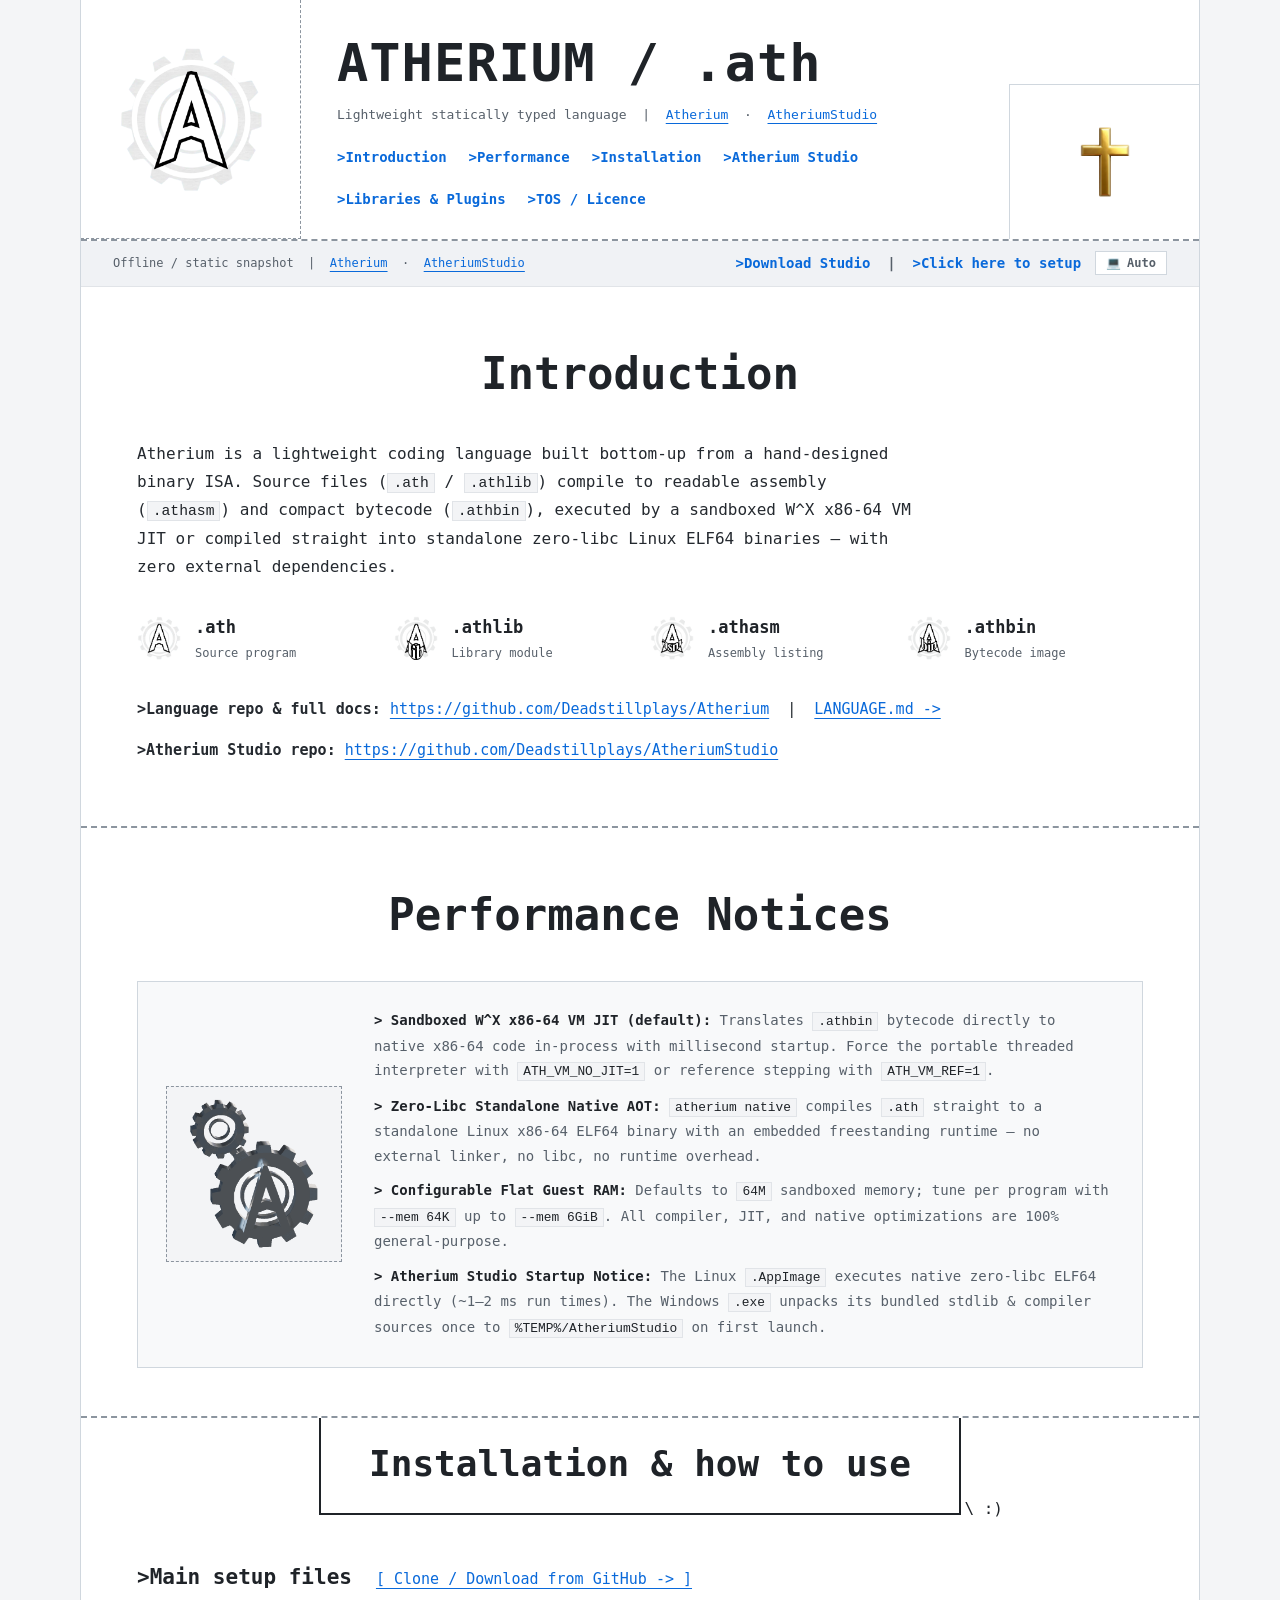
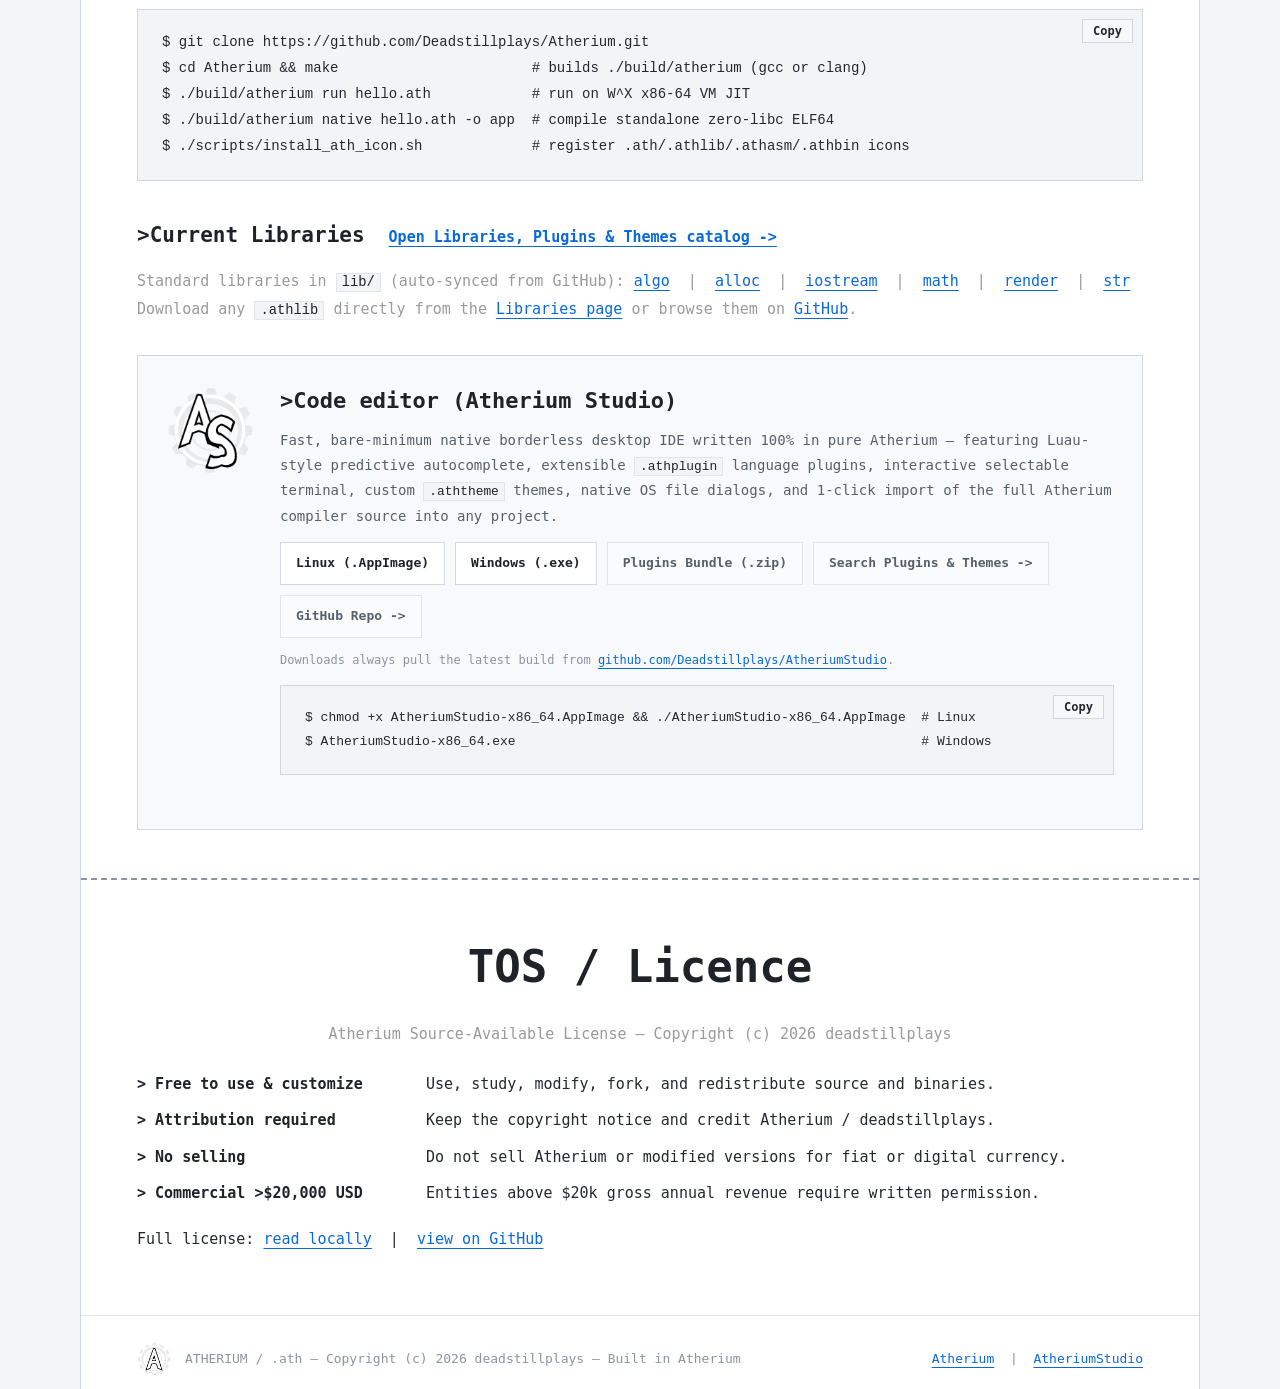
<file: index.html>
<!DOCTYPE html>
<html lang="en">
<head>
  <meta charset="utf-8">
  <meta name="viewport" content="width=device-width, initial-scale=1">
  <meta name="color-scheme" content="dark light">
  <title>ATHERIUM / .ath</title>
  <link rel="icon" type="image/png" href="assets/atherium-logo.png">
  <script>
    (function(){try{var t=localStorage.getItem('ath_theme')||'auto';var d=t==='dark'||(t==='auto'&&window.matchMedia&&window.matchMedia('(prefers-color-scheme: dark)').matches);document.documentElement.setAttribute('data-theme',t);document.documentElement.className=d?'theme-dark':'theme-light';document.documentElement.style.colorScheme=d?'dark':'light';document.documentElement.style.backgroundColor=d?'#0b0b0e':'#f4f5f7';}catch(_){}})();
  </script>
  <style>
    html,body{margin:0;background-color:#0b0b0e;color:#e2e2e8;color-scheme:dark;}
    @media (prefers-color-scheme: light){html:not([data-theme="dark"]),html:not([data-theme="dark"]) body{background-color:#f4f5f7;color:#24292f;color-scheme:light;}}
    html[data-theme="dark"],html[data-theme="dark"] body{background-color:#0b0b0e !important;color:#e2e2e8 !important;color-scheme:dark !important;}
    html[data-theme="light"],html[data-theme="light"] body{background-color:#f4f5f7 !important;color:#24292f !important;color-scheme:light !important;}
  </style>
  <link rel="stylesheet" href="style.css">
</head>
<body>
<div class="page">
  <header class="header">
    <div class="logo-cell"><img src="assets/atherium-logo.png" alt="Atherium logo"></div>
    <div class="title-cell">
      <h1 class="brand">ATHERIUM / .ath</h1>
      <p class="sub">Lightweight statically typed language &nbsp;|&nbsp; <a href="https://github.com/Deadstillplays/Atherium">Atherium</a> &nbsp;&middot;&nbsp; <a href="https://github.com/Deadstillplays/AtheriumStudio">AtheriumStudio</a></p>
      <nav class="nav">
        <a href="#intro">&gt;Introduction</a>
        <a href="#performance">&gt;Performance</a>
        <a href="#install">&gt;Installation</a>
        <a href="#studio">&gt;Atherium Studio</a>
        <a href="libraries.html">&gt;Libraries &amp; Plugins</a>
        <a href="#license">&gt;TOS / Licence</a>
      </nav>
    </div>
    <div class="cross-cell"><img src="assets/cross.png" alt="Cross"></div>
  </header>
  <hr class="ascii-rule">
  <div class="top-meta-bar">
    <div id="gh-sync-bar"><span class="sync-dot"></span> Connecting to GitHub (Deadstillplays/Atherium &amp; AtheriumStudio)...</div>
    <div style="display:flex;align-items:center;gap:14px;">
      <div class="setup-jump"><a href="#studio">&gt;Download Studio</a> &nbsp;|&nbsp; <a href="#install">&gt;Click here to setup</a></div>
      <button type="button" id="theme-toggle-btn" class="theme-btn" title="Toggle theme (Auto / Dark / Light)"><span id="theme-icon">🌙</span> <span id="theme-label">Auto</span></button>
    </div>
  </div>
  <section id="intro" class="sec">
    <h2 class="center">Introduction</h2>
    <p class="lead">Atherium is a lightweight coding language built bottom-up from a hand-designed binary ISA. Source files (<code>.ath</code> / <code>.athlib</code>) compile to readable assembly (<code>.athasm</code>) and compact bytecode (<code>.athbin</code>), executed by a sandboxed W^X x86-64 VM JIT or compiled straight into standalone zero-libc Linux ELF64 binaries — with zero external dependencies.</p>
    <div class="ftypes">
      <div class="ftype"><img src="assets/atherium-logo.png" alt=".ath"><div><span class="ext">.ath</span><span class="desc">Source program</span></div></div>
      <div class="ftype"><img src="assets/Atheriumlib.png" alt=".athlib"><div><span class="ext">.athlib</span><span class="desc">Library module</span></div></div>
      <div class="ftype"><img src="assets/Atheriumasm.png" alt=".athasm"><div><span class="ext">.athasm</span><span class="desc">Assembly listing</span></div></div>
      <div class="ftype"><img src="assets/Atheriumbin.png" alt=".athbin"><div><span class="ext">.athbin</span><span class="desc">Bytecode image</span></div></div>
    </div>
    <p><strong>&gt;Language repo &amp; full docs:</strong> <a href="https://github.com/Deadstillplays/Atherium">https://github.com/Deadstillplays/Atherium</a> &nbsp;|&nbsp; <a href="https://github.com/Deadstillplays/Atherium/blob/main/LANGUAGE.md">LANGUAGE.md -&gt;</a></p>
    <p><strong>&gt;Atherium Studio repo:</strong> <a href="https://github.com/Deadstillplays/AtheriumStudio">https://github.com/Deadstillplays/AtheriumStudio</a></p>
  </section>
  <hr class="ascii-rule">
  <section id="performance" class="sec">
    <h2 class="center">Performance Notices</h2>
    <div class="perf-box">
      <div class="perf-gif-wrap"><img src="assets/loading_animation.gif" alt="Atherium execution engine animation"></div>
      <ul class="perf-list">
        <li><strong>&gt; Sandboxed W^X x86-64 VM JIT (default):</strong> Translates <code>.athbin</code> bytecode directly to native x86-64 code in-process with millisecond startup. Force the portable threaded interpreter with <code>ATH_VM_NO_JIT=1</code> or reference stepping with <code>ATH_VM_REF=1</code>.</li>
        <li><strong>&gt; Zero-Libc Standalone Native AOT:</strong> <code>atherium native</code> compiles <code>.ath</code> straight to a standalone Linux x86-64 ELF64 binary with an embedded freestanding runtime — no external linker, no libc, no runtime overhead.</li>
        <li><strong>&gt; Configurable Flat Guest RAM:</strong> Defaults to <code>64M</code> sandboxed memory; tune per program with <code>--mem 64K</code> up to <code>--mem 6GiB</code>. All compiler, JIT, and native optimizations are 100% general-purpose.</li>
        <li><strong>&gt; Atherium Studio Startup Notice:</strong> The Linux <code>.AppImage</code> executes native zero-libc ELF64 directly (~1–2 ms run times). The Windows <code>.exe</code> unpacks its bundled stdlib &amp; compiler sources once to <code>%TEMP%/AtheriumStudio</code> on first launch.</li>
      </ul>
    </div>
  </section>
  <hr class="ascii-rule">
  <section id="install" class="sec" style="padding-top:0;">
    <div class="install-wrap"><div class="install-box"><h2>Installation &amp; how to use</h2><span class="smile">\ :)</span></div></div>
    <div class="subhead-row">
      <h3 class="subhead">&gt;Main setup files</h3>
      <a href="https://github.com/Deadstillplays/Atherium">[ Clone / Download from GitHub -&gt; ]</a>
    </div>
    <pre class="codebox" data-copy="sh">$ git clone https://github.com/Deadstillplays/Atherium.git
$ cd Atherium &amp;&amp; make                       # builds ./build/atherium (gcc or clang)
$ ./build/atherium run hello.ath            # run on W^X x86-64 VM JIT
$ ./build/atherium native hello.ath -o app  # compile standalone zero-libc ELF64
$ ./scripts/install_ath_icon.sh             # register .ath/.athlib/.athasm/.athbin icons</pre>
    <div class="subhead-row">
      <h3 class="subhead">&gt;Current Libraries</h3>
      <a href="libraries.html"><strong>Open Libraries, Plugins &amp; Themes catalog -&gt;</strong></a>
    </div>
    <p style="color:#9a9a9a;">Standard libraries in <code>lib/</code> (auto-synced from GitHub): <span id="inline-libs"><a href="libs/algo.athlib" data-gh-dl="https://raw.githubusercontent.com/Deadstillplays/Atherium/main/lib/algo.athlib" data-filename="algo.athlib" download>algo</a> &nbsp;|&nbsp; <a href="libs/alloc.athlib" data-gh-dl="https://raw.githubusercontent.com/Deadstillplays/Atherium/main/lib/alloc.athlib" data-filename="alloc.athlib" download>alloc</a> &nbsp;|&nbsp; <a href="libs/iostream.athlib" data-gh-dl="https://raw.githubusercontent.com/Deadstillplays/Atherium/main/lib/iostream.athlib" data-filename="iostream.athlib" download>iostream</a> &nbsp;|&nbsp; <a href="libs/math.athlib" data-gh-dl="https://raw.githubusercontent.com/Deadstillplays/Atherium/main/lib/math.athlib" data-filename="math.athlib" download>math</a> &nbsp;|&nbsp; <a href="libs/render.athlib" data-gh-dl="https://raw.githubusercontent.com/Deadstillplays/Atherium/main/lib/render.athlib" data-filename="render.athlib" download>render</a> &nbsp;|&nbsp; <a href="libs/str.athlib" data-gh-dl="https://raw.githubusercontent.com/Deadstillplays/Atherium/main/lib/str.athlib" data-filename="str.athlib" download>str</a></span><br>Download any <code>.athlib</code> directly from the <a href="libraries.html">Libraries page</a> or browse them on <a href="https://github.com/Deadstillplays/Atherium/tree/main/lib">GitHub</a>.</p>
    <div id="studio" class="studio-box">
      <img src="assets/atherium-studio-logo.png" alt="Atherium Studio logo">
      <div class="studio-body">
        <h3>&gt;Code editor (Atherium Studio)</h3>
        <p>Fast, bare-minimum native borderless desktop IDE written 100% in pure Atherium — featuring Luau-style predictive autocomplete, extensible <code>.athplugin</code> language plugins, interactive selectable terminal, custom <code>.aththeme</code> themes, native OS file dialogs, and 1-click import of the full Atherium compiler source into any project.</p>
        <div class="btn-row">
          <a id="dl-studio-linux" class="btn" href="https://github.com/Deadstillplays/AtheriumStudio/raw/main/AtheriumStudio-x86_64.AppImage" download="AtheriumStudio-x86_64.AppImage">Linux (.AppImage)</a>
          <a id="dl-studio-win" class="btn" href="https://github.com/Deadstillplays/AtheriumStudio/raw/main/AtheriumStudio-x86_64.exe" download="AtheriumStudio-x86_64.exe">Windows (.exe)</a>
          <a class="btn dim" href="bundles/atherium-plugins-bundle.zip" download="atherium-plugins-bundle.zip">Plugins Bundle (.zip)</a>
          <a class="btn dim" href="libraries.html#plugins">Search Plugins &amp; Themes -&gt;</a>
          <a class="btn dim" href="https://github.com/Deadstillplays/AtheriumStudio">GitHub Repo -&gt;</a>
        </div>
        <div id="studio-live-meta" class="studio-meta">Downloads always pull the latest build from <a href="https://github.com/Deadstillplays/AtheriumStudio">github.com/Deadstillplays/AtheriumStudio</a>.</div>
        <pre class="codebox" data-copy="sh" style="margin-top:8px;margin-bottom:0;font-size:13px;">$ chmod +x AtheriumStudio-x86_64.AppImage &amp;&amp; ./AtheriumStudio-x86_64.AppImage  # Linux
$ AtheriumStudio-x86_64.exe                                                    # Windows</pre>
      </div>
    </div>
  </section>
  <hr class="ascii-rule">
  <section id="license" class="sec">
    <h2 class="center">TOS / Licence</h2>
    <p style="text-align:center;color:#9a9a9a;margin-top:-12px;">Atherium Source-Available License &mdash; Copyright (c) 2026 deadstillplays</p>
    <ul class="terms">
      <li><strong>&gt; Free to use &amp; customize</strong> Use, study, modify, fork, and redistribute source and binaries.</li>
      <li><strong>&gt; Attribution required</strong> Keep the copyright notice and credit Atherium / deadstillplays.</li>
      <li><strong>&gt; No selling</strong> Do not sell Atherium or modified versions for fiat or digital currency.</li>
      <li><strong>&gt; Commercial &gt;$20,000 USD</strong> Entities above $20k gross annual revenue require written permission.</li>
    </ul>
    <p>Full license: <a href="license.html">read locally</a> &nbsp;|&nbsp; <a href="https://github.com/Deadstillplays/Atherium/blob/main/LICENSE">view on GitHub</a></p>
  </section>
  <hr class="ascii-rule dim">
  <footer>
    <div class="foot-left"><img src="assets/atherium-logo.png" alt="Atherium"><span>ATHERIUM / .ath &mdash; Copyright (c) 2026 deadstillplays &mdash; Built in Atherium</span></div>
    <div><a href="https://github.com/Deadstillplays/Atherium">Atherium</a> &nbsp;|&nbsp; <a href="https://github.com/Deadstillplays/AtheriumStudio">AtheriumStudio</a></div>
  </footer>
</div>
<script src="github-sync.js" defer></script>
</body>
</html>
</file>
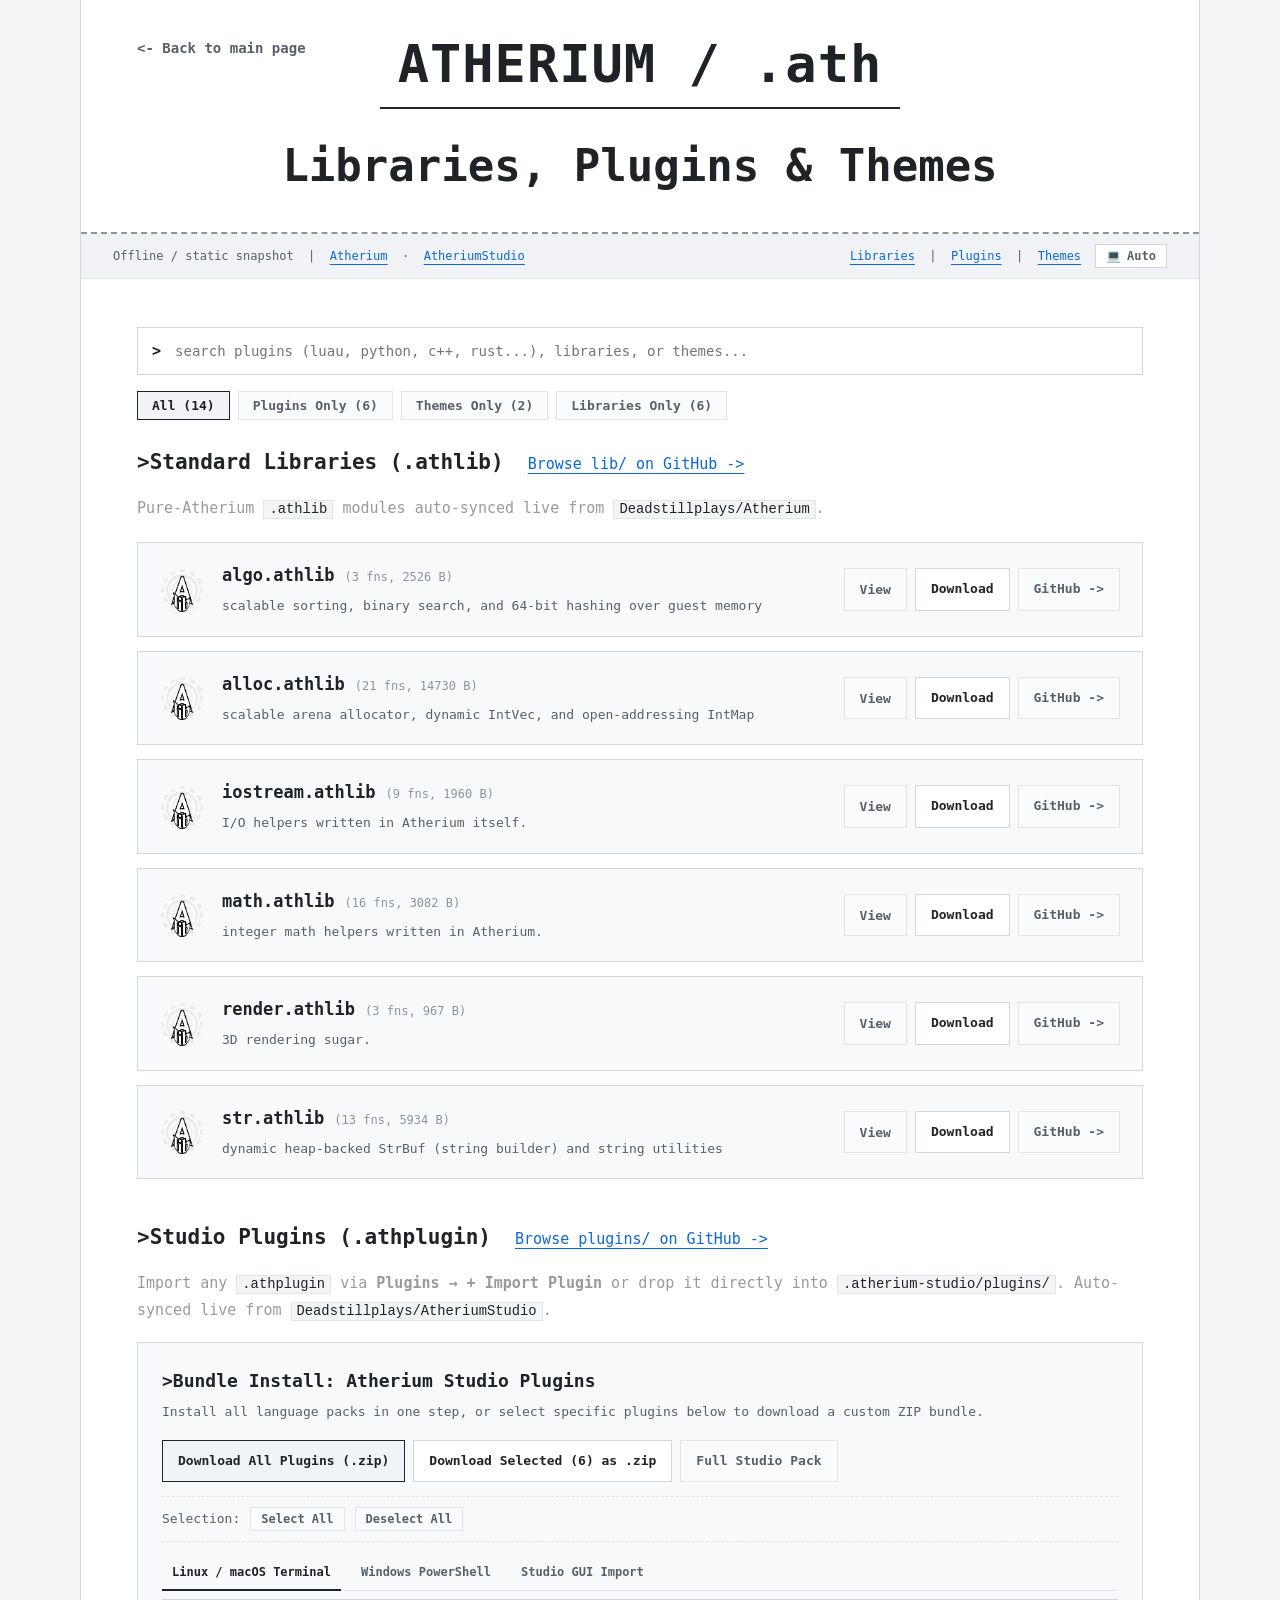
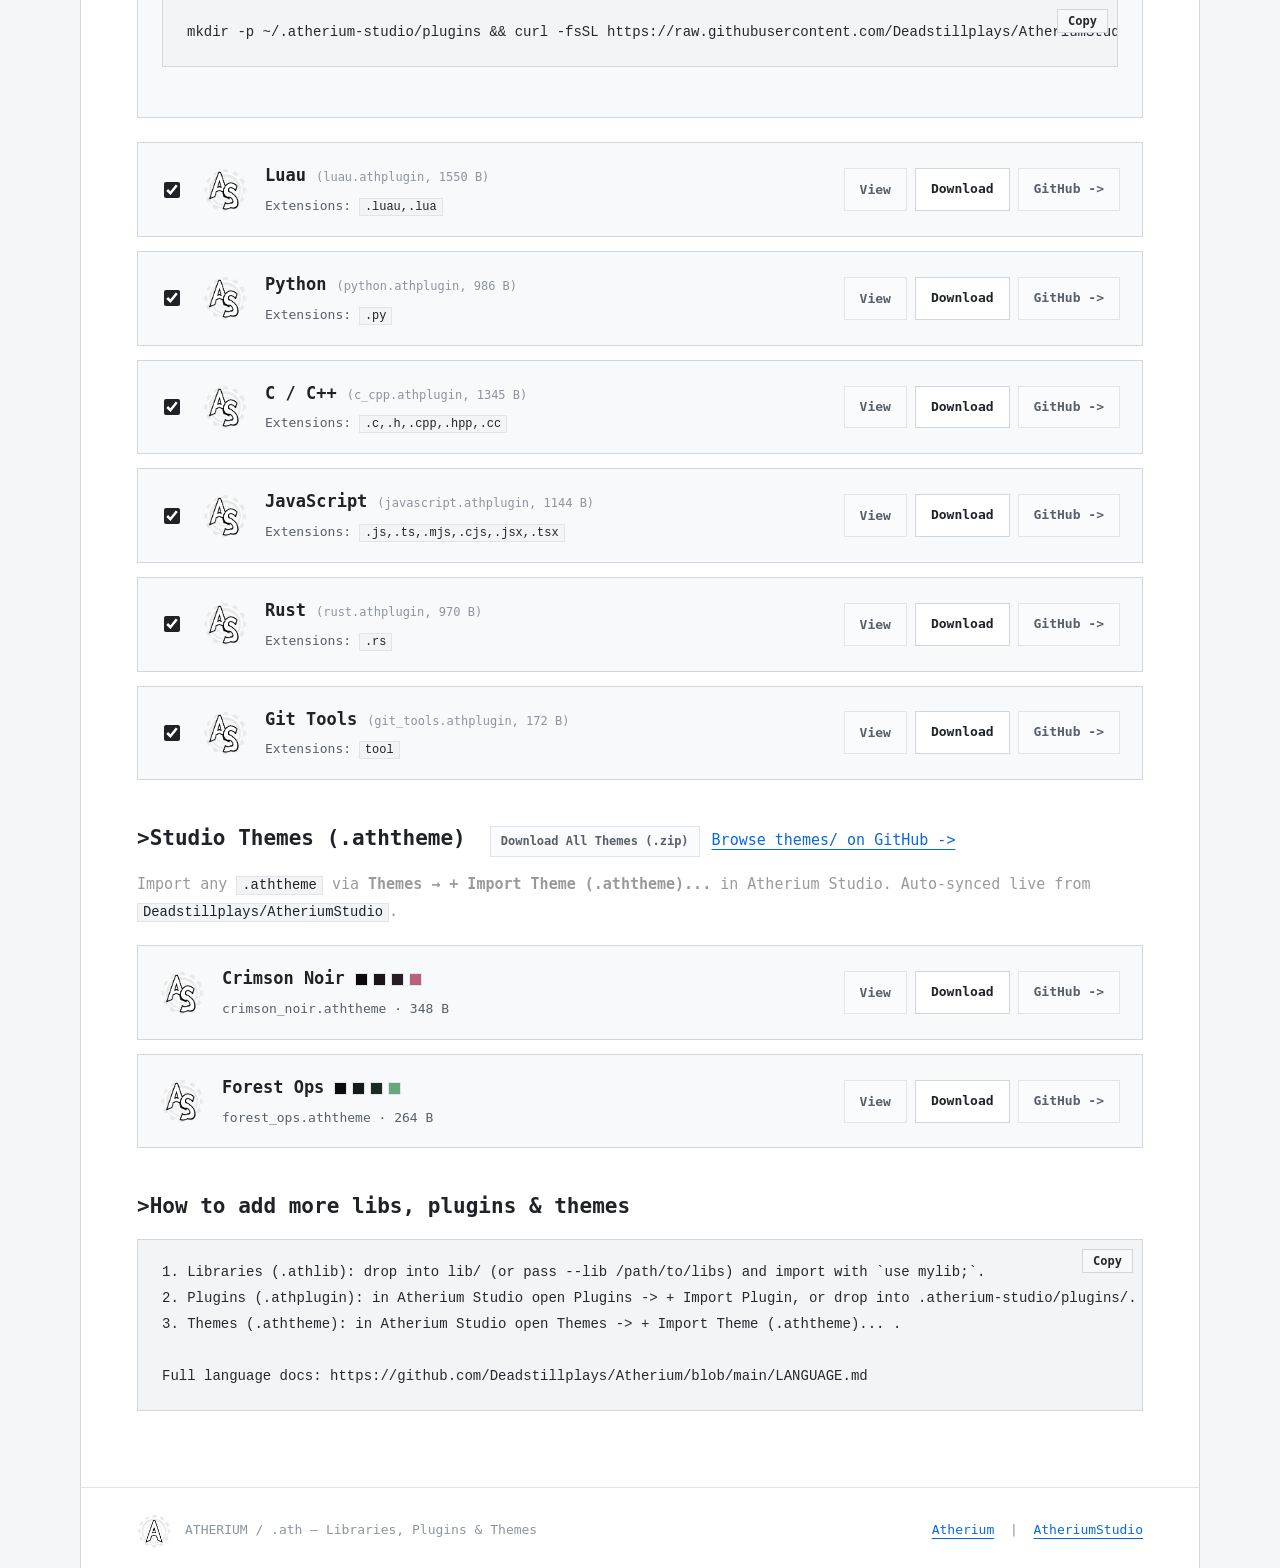
<file: libraries.html>
<!DOCTYPE html>
<html lang="en">
<head>
  <meta charset="utf-8">
  <meta name="viewport" content="width=device-width, initial-scale=1">
  <meta name="color-scheme" content="dark light">
  <title>ATHERIUM / .ath — Libraries, Plugins &amp; Themes</title>
  <link rel="icon" type="image/png" href="assets/atherium-logo.png">
  <script>
    (function(){try{var t=localStorage.getItem('ath_theme')||'auto';var d=t==='dark'||(t==='auto'&&window.matchMedia&&window.matchMedia('(prefers-color-scheme: dark)').matches);document.documentElement.setAttribute('data-theme',t);document.documentElement.className=d?'theme-dark':'theme-light';document.documentElement.style.colorScheme=d?'dark':'light';document.documentElement.style.backgroundColor=d?'#0b0b0e':'#f4f5f7';}catch(_){}})();
  </script>
  <style>
    html,body{margin:0;background-color:#0b0b0e;color:#e2e2e8;color-scheme:dark;}
    @media (prefers-color-scheme: light){html:not([data-theme="dark"]),html:not([data-theme="dark"]) body{background-color:#f4f5f7;color:#24292f;color-scheme:light;}}
    html[data-theme="dark"],html[data-theme="dark"] body{background-color:#0b0b0e !important;color:#e2e2e8 !important;color-scheme:dark !important;}
    html[data-theme="light"],html[data-theme="light"] body{background-color:#f4f5f7 !important;color:#24292f !important;color-scheme:light !important;}
  </style>
  <link rel="stylesheet" href="style.css">
</head>
<body>
<div class="page">
  <header class="libs-head">
    <a class="back-link" href="index.html">&lt;- Back to main page</a>
    <h1 class="brand">ATHERIUM / .ath</h1>
    <hr class="libs-underline">
    <h2 class="center" style="margin-bottom:0;">Libraries, Plugins &amp; Themes</h2>
  </header>
  <hr class="ascii-rule">
  <div class="top-meta-bar">
    <div id="gh-sync-bar"><span class="sync-dot"></span> Syncing catalog with GitHub...</div>
    <div style="display:flex;align-items:center;gap:14px;">
      <div><a href="#libs">Libraries</a> &nbsp;|&nbsp; <a href="#plugins">Plugins</a> &nbsp;|&nbsp; <a href="#themes">Themes</a></div>
      <button type="button" id="theme-toggle-btn" class="theme-btn" title="Toggle theme (Auto / Dark / Light)"><span id="theme-icon">🌙</span> <span id="theme-label">Auto</span></button>
    </div>
  </div>
  <section class="sec">
    <div class="filter-bar"><span>&gt;</span><input id="catalog-filter" type="text" placeholder="search plugins (luau, python, c++, rust...), libraries, or themes..." autocomplete="off"><button id="filter-clear" class="btn dim small" style="display:none;">Clear</button></div>
    <div class="cat-pills">
      <button type="button" class="cat-pill active" data-cat="all">All (<span id="count-all">14</span>)</button>
      <button type="button" class="cat-pill" data-cat="plugin">Plugins Only (<span id="count-plugins">6</span>)</button>
      <button type="button" class="cat-pill" data-cat="theme">Themes Only (<span id="count-themes">2</span>)</button>
      <button type="button" class="cat-pill" data-cat="lib">Libraries Only (<span id="count-libs">6</span>)</button>
    </div>
    <p id="filter-status" style="color:#888;font-size:13px;margin:-14px 0 20px;display:none;"></p>
    <p id="filter-empty" style="display:none;color:#888;">No matching files found.</p>
    <div id="libs" class="subhead-row" style="margin-top:8px;">
      <h3 class="subhead">&gt;Standard Libraries (.athlib)</h3>
      <a href="https://github.com/Deadstillplays/Atherium/tree/main/lib">Browse lib/ on GitHub -&gt;</a>
    </div>
    <p style="color:#9a9a9a;margin-top:0;">Pure-Atherium <code>.athlib</code> modules auto-synced live from <code>Deadstillplays/Atherium</code>.</p>
    <div id="lib-list" class="lib-list">
      <div class="lib-item" data-cat="lib" data-lib-file="algo.athlib" data-search="algo.athlib athlib library scalable sorting, binary search, and 64-bit hashing over guest memory">
        <div class="lib-row">
          <div class="lib-left">
            <img src="assets/Atheriumlib.png" alt=".athlib">
            <div>
              <span class="lib-name">algo.athlib</span><span class="lib-meta">(3 fns, <span class="lib-size">2526 B</span>)</span>
              <div class="lib-desc">scalable sorting, binary search, and 64-bit hashing over guest memory</div>
            </div>
          </div>
          <div class="lib-actions">
            <button type="button" class="btn dim" data-src-url="https://raw.githubusercontent.com/Deadstillplays/Atherium/main/lib/algo.athlib" data-local-url="libs/algo.athlib">View</button>
            <a class="btn" href="libs/algo.athlib" data-gh-dl="https://raw.githubusercontent.com/Deadstillplays/Atherium/main/lib/algo.athlib" data-filename="algo.athlib" download>Download</a>
            <a class="btn dim" href="https://github.com/Deadstillplays/Atherium/blob/main/lib/algo.athlib">GitHub -&gt;</a>
          </div>
        </div>
      </div>
      <div class="lib-item" data-cat="lib" data-lib-file="alloc.athlib" data-search="alloc.athlib athlib library scalable arena allocator, dynamic IntVec, and open-addressing IntMap">
        <div class="lib-row">
          <div class="lib-left">
            <img src="assets/Atheriumlib.png" alt=".athlib">
            <div>
              <span class="lib-name">alloc.athlib</span><span class="lib-meta">(21 fns, <span class="lib-size">14730 B</span>)</span>
              <div class="lib-desc">scalable arena allocator, dynamic IntVec, and open-addressing IntMap</div>
            </div>
          </div>
          <div class="lib-actions">
            <button type="button" class="btn dim" data-src-url="https://raw.githubusercontent.com/Deadstillplays/Atherium/main/lib/alloc.athlib" data-local-url="libs/alloc.athlib">View</button>
            <a class="btn" href="libs/alloc.athlib" data-gh-dl="https://raw.githubusercontent.com/Deadstillplays/Atherium/main/lib/alloc.athlib" data-filename="alloc.athlib" download>Download</a>
            <a class="btn dim" href="https://github.com/Deadstillplays/Atherium/blob/main/lib/alloc.athlib">GitHub -&gt;</a>
          </div>
        </div>
      </div>
      <div class="lib-item" data-cat="lib" data-lib-file="iostream.athlib" data-search="iostream.athlib athlib library I/O helpers written in Atherium itself.">
        <div class="lib-row">
          <div class="lib-left">
            <img src="assets/Atheriumlib.png" alt=".athlib">
            <div>
              <span class="lib-name">iostream.athlib</span><span class="lib-meta">(9 fns, <span class="lib-size">1960 B</span>)</span>
              <div class="lib-desc">I/O helpers written in Atherium itself.</div>
            </div>
          </div>
          <div class="lib-actions">
            <button type="button" class="btn dim" data-src-url="https://raw.githubusercontent.com/Deadstillplays/Atherium/main/lib/iostream.athlib" data-local-url="libs/iostream.athlib">View</button>
            <a class="btn" href="libs/iostream.athlib" data-gh-dl="https://raw.githubusercontent.com/Deadstillplays/Atherium/main/lib/iostream.athlib" data-filename="iostream.athlib" download>Download</a>
            <a class="btn dim" href="https://github.com/Deadstillplays/Atherium/blob/main/lib/iostream.athlib">GitHub -&gt;</a>
          </div>
        </div>
      </div>
      <div class="lib-item" data-cat="lib" data-lib-file="math.athlib" data-search="math.athlib athlib library integer math helpers written in Atherium.">
        <div class="lib-row">
          <div class="lib-left">
            <img src="assets/Atheriumlib.png" alt=".athlib">
            <div>
              <span class="lib-name">math.athlib</span><span class="lib-meta">(16 fns, <span class="lib-size">3082 B</span>)</span>
              <div class="lib-desc">integer math helpers written in Atherium.</div>
            </div>
          </div>
          <div class="lib-actions">
            <button type="button" class="btn dim" data-src-url="https://raw.githubusercontent.com/Deadstillplays/Atherium/main/lib/math.athlib" data-local-url="libs/math.athlib">View</button>
            <a class="btn" href="libs/math.athlib" data-gh-dl="https://raw.githubusercontent.com/Deadstillplays/Atherium/main/lib/math.athlib" data-filename="math.athlib" download>Download</a>
            <a class="btn dim" href="https://github.com/Deadstillplays/Atherium/blob/main/lib/math.athlib">GitHub -&gt;</a>
          </div>
        </div>
      </div>
      <div class="lib-item" data-cat="lib" data-lib-file="render.athlib" data-search="render.athlib athlib library 3D rendering sugar.">
        <div class="lib-row">
          <div class="lib-left">
            <img src="assets/Atheriumlib.png" alt=".athlib">
            <div>
              <span class="lib-name">render.athlib</span><span class="lib-meta">(3 fns, <span class="lib-size">967 B</span>)</span>
              <div class="lib-desc">3D rendering sugar.</div>
            </div>
          </div>
          <div class="lib-actions">
            <button type="button" class="btn dim" data-src-url="https://raw.githubusercontent.com/Deadstillplays/Atherium/main/lib/render.athlib" data-local-url="libs/render.athlib">View</button>
            <a class="btn" href="libs/render.athlib" data-gh-dl="https://raw.githubusercontent.com/Deadstillplays/Atherium/main/lib/render.athlib" data-filename="render.athlib" download>Download</a>
            <a class="btn dim" href="https://github.com/Deadstillplays/Atherium/blob/main/lib/render.athlib">GitHub -&gt;</a>
          </div>
        </div>
      </div>
      <div class="lib-item" data-cat="lib" data-lib-file="str.athlib" data-search="str.athlib athlib library dynamic heap-backed StrBuf (string builder) and string utilities">
        <div class="lib-row">
          <div class="lib-left">
            <img src="assets/Atheriumlib.png" alt=".athlib">
            <div>
              <span class="lib-name">str.athlib</span><span class="lib-meta">(13 fns, <span class="lib-size">5934 B</span>)</span>
              <div class="lib-desc">dynamic heap-backed StrBuf (string builder) and string utilities</div>
            </div>
          </div>
          <div class="lib-actions">
            <button type="button" class="btn dim" data-src-url="https://raw.githubusercontent.com/Deadstillplays/Atherium/main/lib/str.athlib" data-local-url="libs/str.athlib">View</button>
            <a class="btn" href="libs/str.athlib" data-gh-dl="https://raw.githubusercontent.com/Deadstillplays/Atherium/main/lib/str.athlib" data-filename="str.athlib" download>Download</a>
            <a class="btn dim" href="https://github.com/Deadstillplays/Atherium/blob/main/lib/str.athlib">GitHub -&gt;</a>
          </div>
        </div>
      </div>
    </div>
    <div id="plugins" class="subhead-row" style="margin-top:40px;">
      <h3 class="subhead">&gt;Studio Plugins (.athplugin)</h3>
      <a href="https://github.com/Deadstillplays/AtheriumStudio/tree/main/plugins">Browse plugins/ on GitHub -&gt;</a>
    </div>
    <p style="color:#9a9a9a;margin-top:0;">Import any <code>.athplugin</code> via <strong>Plugins &rarr; + Import Plugin</strong> or drop it directly into <code>.atherium-studio/plugins/</code>. Auto-synced live from <code>Deadstillplays/AtheriumStudio</code>.</p>
    <div class="bundle-box">
      <div class="bundle-head">
        <div>
          <h4 class="bundle-title">&gt;Bundle Install: Atherium Studio Plugins</h4>
          <p class="bundle-sub">Install all language packs in one step, or select specific plugins below to download a custom ZIP bundle.</p>
        </div>
        <div class="bundle-main-btns">
          <a class="btn rec" href="bundles/atherium-plugins-bundle.zip" download="atherium-plugins-bundle.zip" id="btn-dl-all-plugins">Download All Plugins (.zip)</a>
          <button type="button" class="btn" id="btn-dl-selected-plugins">Download Selected (<span id="sel-plugin-count">6</span>) as .zip</button>
          <a class="btn dim" href="bundles/atherium-studio-full-pack.zip" download="atherium-studio-full-pack.zip">Full Studio Pack</a>
        </div>
      </div>
      <div class="bundle-select-bar">
        <span>Selection:</span>
        <button type="button" class="btn dim small" id="btn-select-all-plugins">Select All</button>
        <button type="button" class="btn dim small" id="btn-deselect-all-plugins">Deselect All</button>
        <span id="bundle-zip-status" style="font-size:12px;color:#888;margin-left:auto;"></span>
      </div>
      <div class="bundle-install-guide">
        <div class="guide-tabs">
          <span class="guide-tab active" data-tab="tab-term-linux">Linux / macOS Terminal</span>
          <span class="guide-tab" data-tab="tab-term-win">Windows PowerShell</span>
          <span class="guide-tab" data-tab="tab-studio-ui">Studio GUI Import</span>
        </div>
        <div id="tab-term-linux" class="guide-pane active">
          <pre class="codebox" data-copy="sh">mkdir -p ~/.atherium-studio/plugins &amp;&amp; curl -fsSL https://raw.githubusercontent.com/Deadstillplays/AtheriumStudio/main/bundles/atherium-plugins-bundle.zip -o /tmp/plg.zip &amp;&amp; unzip -o /tmp/plg.zip -d ~/.atherium-studio/plugins &amp;&amp; rm /tmp/plg.zip</pre>
        </div>
        <div id="tab-term-win" class="guide-pane" style="display:none;">
          <pre class="codebox" data-copy="powershell">New-Item -ItemType Directory -Force "$HOME\.atherium-studio\plugins"; Invoke-WebRequest -Uri "https://github.com/Deadstillplays/AtheriumStudio/raw/main/bundles/atherium-plugins-bundle.zip" -OutFile "$env:TEMP\plg.zip"; Expand-Archive -Force "$env:TEMP\plg.zip" "$HOME\.atherium-studio\plugins"; Remove-Item "$env:TEMP\plg.zip"</pre>
        </div>
        <div id="tab-studio-ui" class="guide-pane" style="display:none;">
          <pre class="codebox" data-copy="raw">1. Extract the downloaded ZIP bundle.
2. In Atherium Studio: Click 'Plugins' in the top bar -&gt; '+ Import Plugin' (or drag .athplugin files into Plugins -&gt; Storage / Open Folder).
3. Click 'Reload' in the Plugins menu to activate autocomplete and runner tools.</pre>
        </div>
      </div>
    </div>
    <div id="plugin-list" class="lib-list">
      <div class="lib-item" data-cat="plugin" data-plg-file="luau.athplugin" data-search="luau.athplugin plugin Luau .luau,.lua">
        <div class="lib-row">
          <div class="lib-left">
            <label class="bundle-chk-label" title="Include in custom bundle"><input type="checkbox" class="bundle-chk plugin-chk" checked data-file="plugins/luau.athplugin" data-name="luau.athplugin"></label>
            <img src="assets/atherium-studio-logo.png" alt=".athplugin">
            <div>
              <span class="lib-name">Luau</span><span class="lib-meta">(luau.athplugin, 1550 B)</span>
              <div class="lib-desc">Extensions: <code>.luau,.lua</code></div>
            </div>
          </div>
          <div class="lib-actions">
            <button type="button" class="btn dim" data-src-url="https://raw.githubusercontent.com/Deadstillplays/AtheriumStudio/main/plugins/luau.athplugin" data-local-url="plugins/luau.athplugin">View</button>
            <a class="btn" href="plugins/luau.athplugin" data-gh-dl="https://raw.githubusercontent.com/Deadstillplays/AtheriumStudio/main/plugins/luau.athplugin" data-filename="luau.athplugin" download>Download</a>
            <a class="btn dim" href="https://github.com/Deadstillplays/AtheriumStudio/blob/main/plugins/luau.athplugin">GitHub -&gt;</a>
          </div>
        </div>
      </div>
      <div class="lib-item" data-cat="plugin" data-plg-file="python.athplugin" data-search="python.athplugin plugin Python .py">
        <div class="lib-row">
          <div class="lib-left">
            <label class="bundle-chk-label" title="Include in custom bundle"><input type="checkbox" class="bundle-chk plugin-chk" checked data-file="plugins/python.athplugin" data-name="python.athplugin"></label>
            <img src="assets/atherium-studio-logo.png" alt=".athplugin">
            <div>
              <span class="lib-name">Python</span><span class="lib-meta">(python.athplugin, 986 B)</span>
              <div class="lib-desc">Extensions: <code>.py</code></div>
            </div>
          </div>
          <div class="lib-actions">
            <button type="button" class="btn dim" data-src-url="https://raw.githubusercontent.com/Deadstillplays/AtheriumStudio/main/plugins/python.athplugin" data-local-url="plugins/python.athplugin">View</button>
            <a class="btn" href="plugins/python.athplugin" data-gh-dl="https://raw.githubusercontent.com/Deadstillplays/AtheriumStudio/main/plugins/python.athplugin" data-filename="python.athplugin" download>Download</a>
            <a class="btn dim" href="https://github.com/Deadstillplays/AtheriumStudio/blob/main/plugins/python.athplugin">GitHub -&gt;</a>
          </div>
        </div>
      </div>
      <div class="lib-item" data-cat="plugin" data-plg-file="c_cpp.athplugin" data-search="c_cpp.athplugin plugin C / C++ .c,.h,.cpp,.hpp,.cc">
        <div class="lib-row">
          <div class="lib-left">
            <label class="bundle-chk-label" title="Include in custom bundle"><input type="checkbox" class="bundle-chk plugin-chk" checked data-file="plugins/c_cpp.athplugin" data-name="c_cpp.athplugin"></label>
            <img src="assets/atherium-studio-logo.png" alt=".athplugin">
            <div>
              <span class="lib-name">C / C++</span><span class="lib-meta">(c_cpp.athplugin, 1345 B)</span>
              <div class="lib-desc">Extensions: <code>.c,.h,.cpp,.hpp,.cc</code></div>
            </div>
          </div>
          <div class="lib-actions">
            <button type="button" class="btn dim" data-src-url="https://raw.githubusercontent.com/Deadstillplays/AtheriumStudio/main/plugins/c_cpp.athplugin" data-local-url="plugins/c_cpp.athplugin">View</button>
            <a class="btn" href="plugins/c_cpp.athplugin" data-gh-dl="https://raw.githubusercontent.com/Deadstillplays/AtheriumStudio/main/plugins/c_cpp.athplugin" data-filename="c_cpp.athplugin" download>Download</a>
            <a class="btn dim" href="https://github.com/Deadstillplays/AtheriumStudio/blob/main/plugins/c_cpp.athplugin">GitHub -&gt;</a>
          </div>
        </div>
      </div>
      <div class="lib-item" data-cat="plugin" data-plg-file="javascript.athplugin" data-search="javascript.athplugin plugin JavaScript .js,.ts,.mjs,.cjs,.jsx,.tsx">
        <div class="lib-row">
          <div class="lib-left">
            <label class="bundle-chk-label" title="Include in custom bundle"><input type="checkbox" class="bundle-chk plugin-chk" checked data-file="plugins/javascript.athplugin" data-name="javascript.athplugin"></label>
            <img src="assets/atherium-studio-logo.png" alt=".athplugin">
            <div>
              <span class="lib-name">JavaScript</span><span class="lib-meta">(javascript.athplugin, 1144 B)</span>
              <div class="lib-desc">Extensions: <code>.js,.ts,.mjs,.cjs,.jsx,.tsx</code></div>
            </div>
          </div>
          <div class="lib-actions">
            <button type="button" class="btn dim" data-src-url="https://raw.githubusercontent.com/Deadstillplays/AtheriumStudio/main/plugins/javascript.athplugin" data-local-url="plugins/javascript.athplugin">View</button>
            <a class="btn" href="plugins/javascript.athplugin" data-gh-dl="https://raw.githubusercontent.com/Deadstillplays/AtheriumStudio/main/plugins/javascript.athplugin" data-filename="javascript.athplugin" download>Download</a>
            <a class="btn dim" href="https://github.com/Deadstillplays/AtheriumStudio/blob/main/plugins/javascript.athplugin">GitHub -&gt;</a>
          </div>
        </div>
      </div>
      <div class="lib-item" data-cat="plugin" data-plg-file="rust.athplugin" data-search="rust.athplugin plugin Rust .rs">
        <div class="lib-row">
          <div class="lib-left">
            <label class="bundle-chk-label" title="Include in custom bundle"><input type="checkbox" class="bundle-chk plugin-chk" checked data-file="plugins/rust.athplugin" data-name="rust.athplugin"></label>
            <img src="assets/atherium-studio-logo.png" alt=".athplugin">
            <div>
              <span class="lib-name">Rust</span><span class="lib-meta">(rust.athplugin, 970 B)</span>
              <div class="lib-desc">Extensions: <code>.rs</code></div>
            </div>
          </div>
          <div class="lib-actions">
            <button type="button" class="btn dim" data-src-url="https://raw.githubusercontent.com/Deadstillplays/AtheriumStudio/main/plugins/rust.athplugin" data-local-url="plugins/rust.athplugin">View</button>
            <a class="btn" href="plugins/rust.athplugin" data-gh-dl="https://raw.githubusercontent.com/Deadstillplays/AtheriumStudio/main/plugins/rust.athplugin" data-filename="rust.athplugin" download>Download</a>
            <a class="btn dim" href="https://github.com/Deadstillplays/AtheriumStudio/blob/main/plugins/rust.athplugin">GitHub -&gt;</a>
          </div>
        </div>
      </div>
      <div class="lib-item" data-cat="plugin" data-plg-file="git_tools.athplugin" data-search="git_tools.athplugin plugin Git Tools ">
        <div class="lib-row">
          <div class="lib-left">
            <label class="bundle-chk-label" title="Include in custom bundle"><input type="checkbox" class="bundle-chk plugin-chk" checked data-file="plugins/git_tools.athplugin" data-name="git_tools.athplugin"></label>
            <img src="assets/atherium-studio-logo.png" alt=".athplugin">
            <div>
              <span class="lib-name">Git Tools</span><span class="lib-meta">(git_tools.athplugin, 172 B)</span>
              <div class="lib-desc">Extensions: <code>tool</code></div>
            </div>
          </div>
          <div class="lib-actions">
            <button type="button" class="btn dim" data-src-url="https://raw.githubusercontent.com/Deadstillplays/AtheriumStudio/main/plugins/git_tools.athplugin" data-local-url="plugins/git_tools.athplugin">View</button>
            <a class="btn" href="plugins/git_tools.athplugin" data-gh-dl="https://raw.githubusercontent.com/Deadstillplays/AtheriumStudio/main/plugins/git_tools.athplugin" data-filename="git_tools.athplugin" download>Download</a>
            <a class="btn dim" href="https://github.com/Deadstillplays/AtheriumStudio/blob/main/plugins/git_tools.athplugin">GitHub -&gt;</a>
          </div>
        </div>
      </div>
    </div>
    <div id="themes" class="subhead-row" style="margin-top:40px;">
      <h3 class="subhead">&gt;Studio Themes (.aththeme)</h3>
      <div><a class="btn dim small" href="bundles/atherium-themes-bundle.zip" download="atherium-themes-bundle.zip" style="margin-right:12px;">Download All Themes (.zip)</a><a href="https://github.com/Deadstillplays/AtheriumStudio/tree/main/themes">Browse themes/ on GitHub -&gt;</a></div>
    </div>
    <p style="color:#9a9a9a;margin-top:0;">Import any <code>.aththeme</code> via <strong>Themes &rarr; + Import Theme (.aththeme)...</strong> in Atherium Studio. Auto-synced live from <code>Deadstillplays/AtheriumStudio</code>.</p>
    <div id="theme-list" class="lib-list">
      <div class="lib-item" data-cat="theme" data-thm-file="crimson_noir.aththeme" data-search="crimson_noir.aththeme theme Crimson Noir">
        <div class="lib-row">
          <div class="lib-left">
            <img src="assets/atherium-studio-logo.png" alt=".aththeme">
            <div>
              <span class="lib-name">Crimson Noir</span><span class="swatches"><span class="sw" style="background:#0B090B"></span><span class="sw" style="background:#191518"></span><span class="sw" style="background:#291C23"></span><span class="sw" style="background:#B8627C"></span></span>
              <div class="lib-desc">crimson_noir.aththeme &middot; 348 B</div>
            </div>
          </div>
          <div class="lib-actions">
            <button type="button" class="btn dim" data-src-url="https://raw.githubusercontent.com/Deadstillplays/AtheriumStudio/main/themes/crimson_noir.aththeme" data-local-url="themes/crimson_noir.aththeme">View</button>
            <a class="btn" href="themes/crimson_noir.aththeme" data-gh-dl="https://raw.githubusercontent.com/Deadstillplays/AtheriumStudio/main/themes/crimson_noir.aththeme" data-filename="crimson_noir.aththeme" download>Download</a>
            <a class="btn dim" href="https://github.com/Deadstillplays/AtheriumStudio/blob/main/themes/crimson_noir.aththeme">GitHub -&gt;</a>
          </div>
        </div>
      </div>
      <div class="lib-item" data-cat="theme" data-thm-file="forest_ops.aththeme" data-search="forest_ops.aththeme theme Forest Ops">
        <div class="lib-row">
          <div class="lib-left">
            <img src="assets/atherium-studio-logo.png" alt=".aththeme">
            <div>
              <span class="lib-name">Forest Ops</span><span class="swatches"><span class="sw" style="background:#080C0A"></span><span class="sw" style="background:#141B17"></span><span class="sw" style="background:#1B2B22"></span><span class="sw" style="background:#68A87E"></span></span>
              <div class="lib-desc">forest_ops.aththeme &middot; 264 B</div>
            </div>
          </div>
          <div class="lib-actions">
            <button type="button" class="btn dim" data-src-url="https://raw.githubusercontent.com/Deadstillplays/AtheriumStudio/main/themes/forest_ops.aththeme" data-local-url="themes/forest_ops.aththeme">View</button>
            <a class="btn" href="themes/forest_ops.aththeme" data-gh-dl="https://raw.githubusercontent.com/Deadstillplays/AtheriumStudio/main/themes/forest_ops.aththeme" data-filename="forest_ops.aththeme" download>Download</a>
            <a class="btn dim" href="https://github.com/Deadstillplays/AtheriumStudio/blob/main/themes/forest_ops.aththeme">GitHub -&gt;</a>
          </div>
        </div>
      </div>
    </div>
    <h3 class="subhead" style="margin-bottom:14px;">&gt;How to add more libs, plugins &amp; themes</h3>
    <pre class="codebox" data-copy="raw">1. Libraries (.athlib): drop into lib/ (or pass --lib /path/to/libs) and import with `use mylib;`.
2. Plugins (.athplugin): in Atherium Studio open Plugins -&gt; + Import Plugin, or drop into .atherium-studio/plugins/.
3. Themes (.aththeme): in Atherium Studio open Themes -&gt; + Import Theme (.aththeme)... .

Full language docs: https://github.com/Deadstillplays/Atherium/blob/main/LANGUAGE.md</pre>
  </section>
  <hr class="ascii-rule dim">
  <footer>
    <div class="foot-left"><img src="assets/atherium-logo.png" alt="Atherium"><span>ATHERIUM / .ath &mdash; Libraries, Plugins &amp; Themes</span></div>
    <div><a href="https://github.com/Deadstillplays/Atherium">Atherium</a> &nbsp;|&nbsp; <a href="https://github.com/Deadstillplays/AtheriumStudio">AtheriumStudio</a></div>
  </footer>
</div>
<script src="github-sync.js" defer></script>
</body>
</html>
</file>
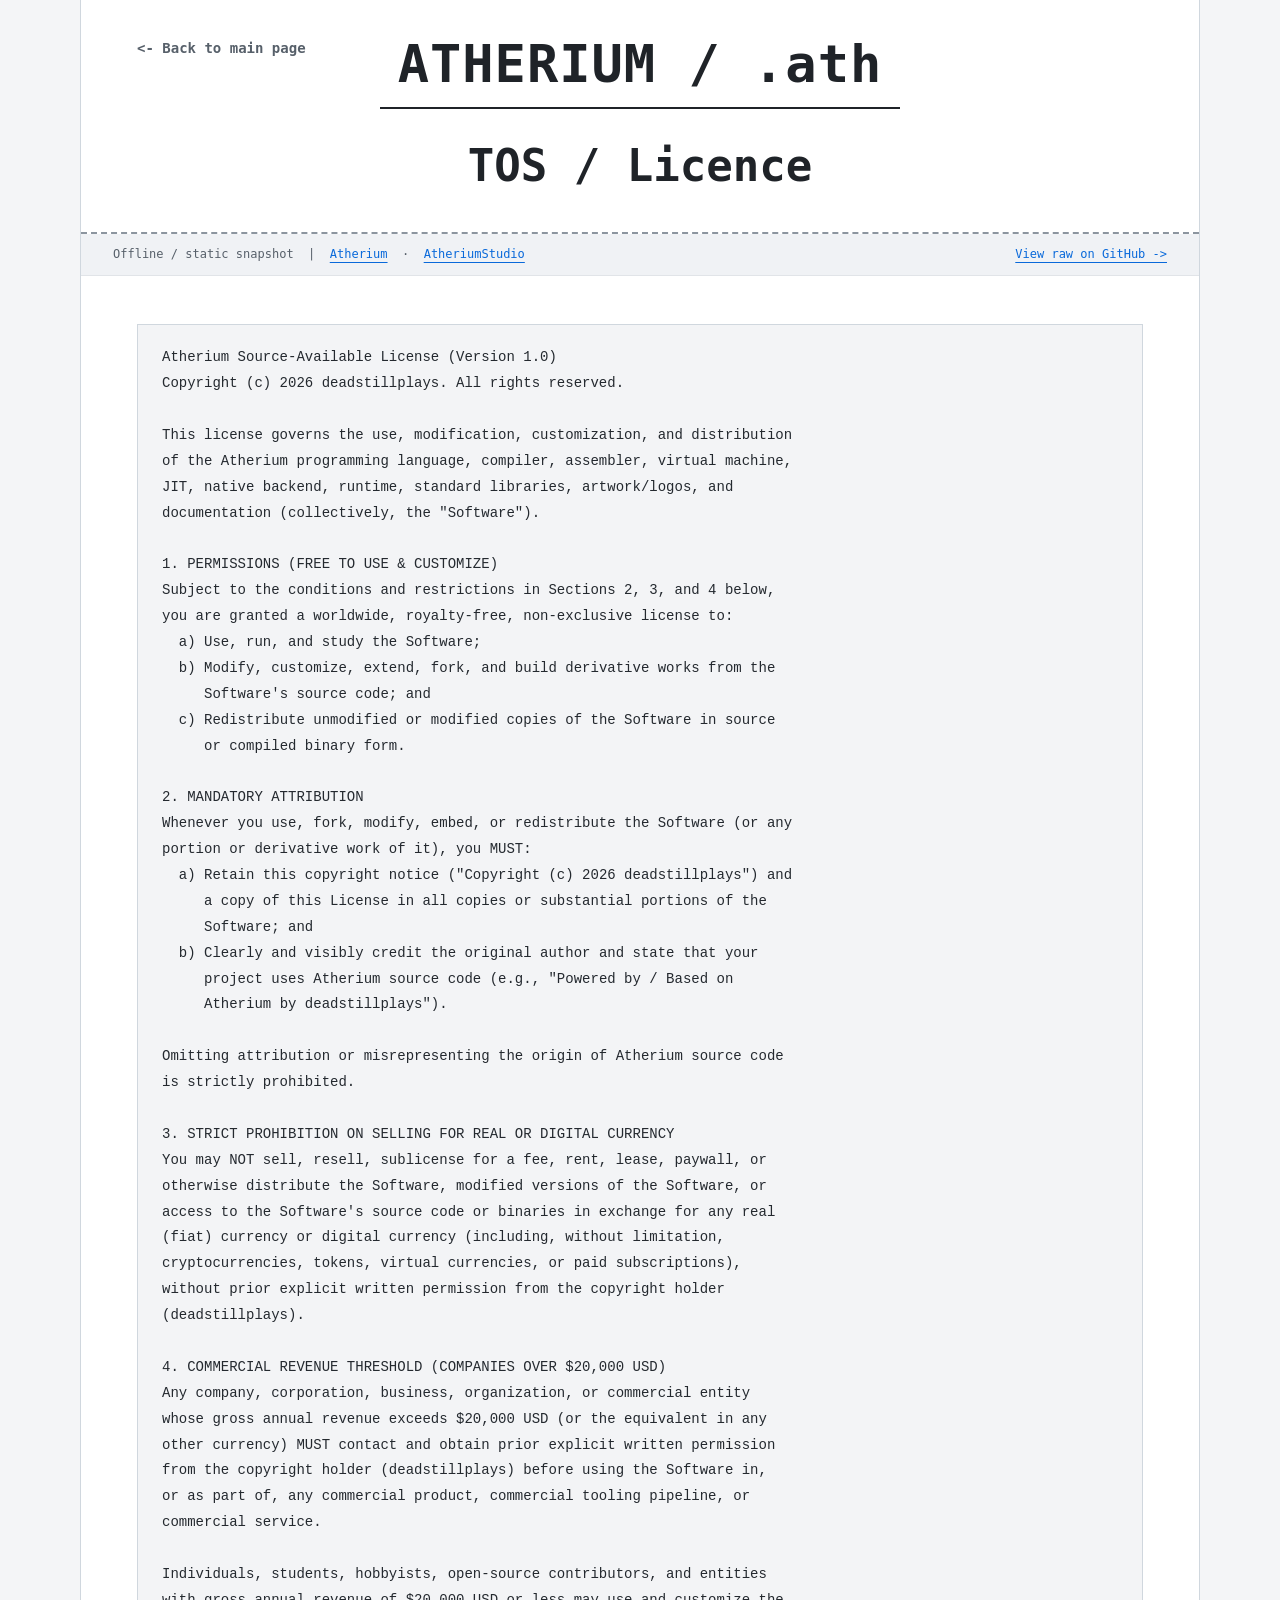
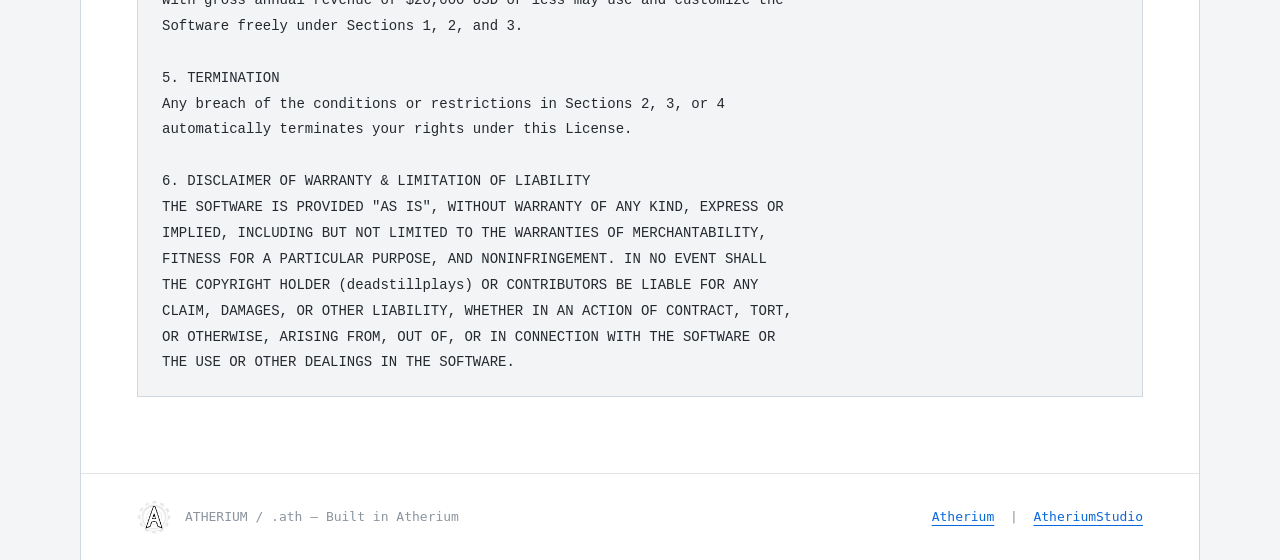
<file: license.html>
<!DOCTYPE html>
<html lang="en">
<head>
  <meta charset="utf-8">
  <meta name="viewport" content="width=device-width, initial-scale=1">
  <meta name="color-scheme" content="dark light">
  <title>ATHERIUM / .ath — TOS / Licence</title>
  <link rel="icon" type="image/png" href="assets/atherium-logo.png">
  <script>
    (function(){try{var t=localStorage.getItem('ath_theme')||'auto';var d=t==='dark'||(t==='auto'&&window.matchMedia&&window.matchMedia('(prefers-color-scheme: dark)').matches);document.documentElement.setAttribute('data-theme',t);document.documentElement.className=d?'theme-dark':'theme-light';document.documentElement.style.colorScheme=d?'dark':'light';document.documentElement.style.backgroundColor=d?'#0b0b0e':'#f4f5f7';}catch(_){}})();
  </script>
  <style>
    html,body{margin:0;background-color:#0b0b0e;color:#e2e2e8;color-scheme:dark;}
    @media (prefers-color-scheme: light){html:not([data-theme="dark"]),html:not([data-theme="dark"]) body{background-color:#f4f5f7;color:#24292f;color-scheme:light;}}
    html[data-theme="dark"],html[data-theme="dark"] body{background-color:#0b0b0e !important;color:#e2e2e8 !important;color-scheme:dark !important;}
    html[data-theme="light"],html[data-theme="light"] body{background-color:#f4f5f7 !important;color:#24292f !important;color-scheme:light !important;}
  </style>
  <link rel="stylesheet" href="style.css">
</head>
<body>
<div class="page">
  <header class="libs-head">
    <a class="back-link" href="index.html">&lt;- Back to main page</a>
    <h1 class="brand">ATHERIUM / .ath</h1>
    <hr class="libs-underline">
    <h2 class="center" style="margin-bottom:0;">TOS / Licence</h2>
  </header>
  <hr class="ascii-rule">
  <div class="top-meta-bar">
    <div id="gh-sync-bar"><span class="sync-dot"></span> Synced with Deadstillplays/Atherium LICENSE</div>
    <div><a href="https://github.com/Deadstillplays/Atherium/blob/main/LICENSE">View raw on GitHub -&gt;</a></div>
  </div>
  <section class="sec">
    <pre id="license-text" class="codebox" style="white-space:pre-wrap;">Atherium Source-Available License (Version 1.0)
Copyright (c) 2026 deadstillplays. All rights reserved.

This license governs the use, modification, customization, and distribution
of the Atherium programming language, compiler, assembler, virtual machine,
JIT, native backend, runtime, standard libraries, artwork/logos, and
documentation (collectively, the &quot;Software&quot;).

1. PERMISSIONS (FREE TO USE &amp; CUSTOMIZE)
Subject to the conditions and restrictions in Sections 2, 3, and 4 below,
you are granted a worldwide, royalty-free, non-exclusive license to:
  a) Use, run, and study the Software;
  b) Modify, customize, extend, fork, and build derivative works from the
     Software's source code; and
  c) Redistribute unmodified or modified copies of the Software in source
     or compiled binary form.

2. MANDATORY ATTRIBUTION
Whenever you use, fork, modify, embed, or redistribute the Software (or any
portion or derivative work of it), you MUST:
  a) Retain this copyright notice (&quot;Copyright (c) 2026 deadstillplays&quot;) and
     a copy of this License in all copies or substantial portions of the
     Software; and
  b) Clearly and visibly credit the original author and state that your
     project uses Atherium source code (e.g., &quot;Powered by / Based on
     Atherium by deadstillplays&quot;).

Omitting attribution or misrepresenting the origin of Atherium source code
is strictly prohibited.

3. STRICT PROHIBITION ON SELLING FOR REAL OR DIGITAL CURRENCY
You may NOT sell, resell, sublicense for a fee, rent, lease, paywall, or
otherwise distribute the Software, modified versions of the Software, or
access to the Software's source code or binaries in exchange for any real
(fiat) currency or digital currency (including, without limitation,
cryptocurrencies, tokens, virtual currencies, or paid subscriptions),
without prior explicit written permission from the copyright holder
(deadstillplays).

4. COMMERCIAL REVENUE THRESHOLD (COMPANIES OVER $20,000 USD)
Any company, corporation, business, organization, or commercial entity
whose gross annual revenue exceeds $20,000 USD (or the equivalent in any
other currency) MUST contact and obtain prior explicit written permission
from the copyright holder (deadstillplays) before using the Software in,
or as part of, any commercial product, commercial tooling pipeline, or
commercial service.

Individuals, students, hobbyists, open-source contributors, and entities
with gross annual revenue of $20,000 USD or less may use and customize the
Software freely under Sections 1, 2, and 3.

5. TERMINATION
Any breach of the conditions or restrictions in Sections 2, 3, or 4
automatically terminates your rights under this License.

6. DISCLAIMER OF WARRANTY &amp; LIMITATION OF LIABILITY
THE SOFTWARE IS PROVIDED &quot;AS IS&quot;, WITHOUT WARRANTY OF ANY KIND, EXPRESS OR
IMPLIED, INCLUDING BUT NOT LIMITED TO THE WARRANTIES OF MERCHANTABILITY,
FITNESS FOR A PARTICULAR PURPOSE, AND NONINFRINGEMENT. IN NO EVENT SHALL
THE COPYRIGHT HOLDER (deadstillplays) OR CONTRIBUTORS BE LIABLE FOR ANY
CLAIM, DAMAGES, OR OTHER LIABILITY, WHETHER IN AN ACTION OF CONTRACT, TORT,
OR OTHERWISE, ARISING FROM, OUT OF, OR IN CONNECTION WITH THE SOFTWARE OR
THE USE OR OTHER DEALINGS IN THE SOFTWARE.
</pre>
  </section>
  <hr class="ascii-rule dim">
  <footer>
    <div class="foot-left"><img src="assets/atherium-logo.png" alt="Atherium"><span>ATHERIUM / .ath &mdash; Built in Atherium</span></div>
    <div><a href="https://github.com/Deadstillplays/Atherium">Atherium</a> &nbsp;|&nbsp; <a href="https://github.com/Deadstillplays/AtheriumStudio">AtheriumStudio</a></div>
  </footer>
</div>
<script src="github-sync.js" defer></script>
</body>
</html>
</file>
<file: style.css>
/* ATHERIUM / .ath — Adaptive Theme Stylesheet (Auto Dark/Light matching user system) */
:root {
  --bg-body: #0b0b0e;
  --bg-page: #0e0e13;
  --bg-bar: #07070a;
  --bg-card: #131318;
  --bg-card-hover: #191920;
  --bg-input: #121217;
  --bg-code: #070709;
  --bg-btn: #141419;
  --bg-btn-hover: #1f1f26;
  --bg-btn-rec: #1c1c24;
  --bg-btn-dim: #0a0a0d;
  --border-dim: #22222a;
  --border-subtle: #2b2b36;
  --border-card: #2f2f3b;
  --border-hover: #4e4e60;
  --border-bold: #e0e0e6;
  --border-dashed: #444455;
  --text-main: #e2e2e8;
  --text-muted: #9494a3;
  --text-dim: #6c6c7b;
  --text-head: #ffffff;
  --link-color: #ffffff;
  --link-hover: #b4b4c4;
  --dot-color: #4ade80;
  --copy-btn-bg: #09090c;
  --copy-btn-border: #333340;
  --copy-btn-text: #b0b0be;
}
@media (prefers-color-scheme: light) {
  :root {
    --bg-body: #f4f5f7;
    --bg-page: #ffffff;
    --bg-bar: #f0f2f5;
    --bg-card: #f8f9fa;
    --bg-card-hover: #f1f3f6;
    --bg-input: #ffffff;
    --bg-code: #f3f4f6;
    --bg-btn: #ffffff;
    --bg-btn-hover: #f1f3f6;
    --bg-btn-rec: #f0f4f8;
    --bg-btn-dim: #fafbfc;
    --border-dim: #e1e4e8;
    --border-subtle: #d0d7de;
    --border-card: #d0d7de;
    --border-hover: #8c959f;
    --border-bold: #1f2328;
    --border-dashed: #8c959f;
    --text-main: #24292f;
    --text-muted: #57606a;
    --text-dim: #8c959f;
    --text-head: #1f2328;
    --link-color: #0969da;
    --link-hover: #054da7;
    --dot-color: #1a7f37;
    --copy-btn-bg: #f6f8fa;
    --copy-btn-border: #d0d7de;
    --copy-btn-text: #24292f;
  }
}
html[data-theme="dark"] {
  --bg-body: #0b0b0e;
  --bg-page: #0e0e13;
  --bg-bar: #07070a;
  --bg-card: #131318;
  --bg-card-hover: #191920;
  --bg-input: #121217;
  --bg-code: #070709;
  --bg-btn: #141419;
  --bg-btn-hover: #1f1f26;
  --bg-btn-rec: #1c1c24;
  --bg-btn-dim: #0a0a0d;
  --border-dim: #22222a;
  --border-subtle: #2b2b36;
  --border-card: #2f2f3b;
  --border-hover: #4e4e60;
  --border-bold: #e0e0e6;
  --border-dashed: #444455;
  --text-main: #e2e2e8;
  --text-muted: #9494a3;
  --text-dim: #6c6c7b;
  --text-head: #ffffff;
  --link-color: #ffffff;
  --link-hover: #b4b4c4;
  --dot-color: #4ade80;
  --copy-btn-bg: #09090c;
  --copy-btn-border: #333340;
  --copy-btn-text: #b0b0be;
}
html[data-theme="light"] {
  --bg-body: #f4f5f7;
  --bg-page: #ffffff;
  --bg-bar: #f0f2f5;
  --bg-card: #f8f9fa;
  --bg-card-hover: #f1f3f6;
  --bg-input: #ffffff;
  --bg-code: #f3f4f6;
  --bg-btn: #ffffff;
  --bg-btn-hover: #f1f3f6;
  --bg-btn-rec: #f0f4f8;
  --bg-btn-dim: #fafbfc;
  --border-dim: #e1e4e8;
  --border-subtle: #d0d7de;
  --border-card: #d0d7de;
  --border-hover: #8c959f;
  --border-bold: #1f2328;
  --border-dashed: #8c959f;
  --text-main: #24292f;
  --text-muted: #57606a;
  --text-dim: #8c959f;
  --text-head: #1f2328;
  --link-color: #0969da;
  --link-hover: #054da7;
  --dot-color: #1a7f37;
  --copy-btn-bg: #f6f8fa;
  --copy-btn-border: #d0d7de;
  --copy-btn-text: #24292f;
}
*, *::before, *::after { box-sizing: border-box; }
html { scroll-behavior: smooth; }
body { margin: 0; background: var(--bg-body); color: var(--text-main); font-family: 'Bitstream Vera Sans Mono', 'DejaVu Sans Mono', 'Liberation Mono', monospace; font-size: 15px; line-height: 1.75; transition: background 0.15s ease, color 0.15s ease; }
a { color: var(--link-color); text-decoration: underline; text-underline-offset: 4px; }
a:hover { color: var(--link-hover); }
code { background: var(--bg-code); border: 1px solid var(--border-dim); padding: 1px 5px; font-size: 0.92em; color: var(--text-head); }
.page { max-width: 1120px; margin: 0 auto; background: var(--bg-page); border-left: 1px solid var(--border-subtle); border-right: 1px solid var(--border-subtle); min-height: 100vh; }
.header { display: grid; grid-template-columns: 220px 1fr 190px; align-items: stretch; }
.logo-cell { display: flex; align-items: center; justify-content: center; padding: 24px; border-right: 1px dashed var(--border-dashed); border-bottom: 1px dashed var(--border-dashed); }
.logo-cell img { width: 148px; height: 148px; object-fit: contain; }
.title-cell { padding: 30px 36px 22px; display: flex; flex-direction: column; justify-content: center; }
.brand { margin: 0; font-size: clamp(28px, 4.5vw, 52px); color: var(--text-head); letter-spacing: 1px; line-height: 1.1; }
.sub { margin: 12px 0 18px; color: var(--text-muted); font-size: 13px; }
.nav { display: flex; flex-wrap: wrap; gap: 18px 22px; font-size: 14px; font-weight: bold; }
.nav a { text-decoration: none; }
.nav a:hover { text-decoration: underline; }
.cross-cell { align-self: end; border-top: 1px solid var(--border-subtle); border-left: 1px solid var(--border-subtle); padding: 18px 20px; display: flex; align-items: center; justify-content: center; margin-top: 84px; }
.cross-cell img { width: 76px; height: 118px; object-fit: contain; }
.ascii-rule { border: 0; border-top: 2px dashed var(--border-dashed); margin: 0; }
.ascii-rule.dim { border-top: 1px solid var(--border-dim); }
.top-meta-bar { display: flex; flex-wrap: wrap; align-items: center; justify-content: space-between; gap: 12px; padding: 10px 32px; background: var(--bg-bar); border-bottom: 1px solid var(--border-dim); font-size: 12px; color: var(--text-muted); }
.sync-dot { display: inline-block; width: 7px; height: 7px; background: var(--dot-color); border-radius: 50%; margin-right: 4px; vertical-align: middle; }
.sync-refresh { color: var(--text-muted); text-decoration: none; }
.sync-refresh:hover { color: var(--text-head); text-decoration: underline; }
.setup-jump { font-weight: bold; font-size: 14px; }
.setup-jump a { text-decoration: none; }
.setup-jump a:hover { text-decoration: underline; }
.theme-btn { display: inline-flex; align-items: center; gap: 6px; padding: 4px 10px; background: var(--bg-btn); border: 1px solid var(--border-card); color: var(--text-muted); font-size: 12px; font-weight: bold; cursor: pointer; font-family: inherit; }
.theme-btn:hover { color: var(--text-head); border-color: var(--border-hover); background: var(--bg-btn-hover); }
.sec { padding: 48px 56px; }
h2.center { text-align: center; font-size: clamp(28px, 4vw, 44px); color: var(--text-head); margin: 0 0 28px; }
.install-wrap { display: flex; justify-content: center; margin-bottom: 44px; }
.install-box { border-left: 2px solid var(--border-bold); border-right: 2px solid var(--border-bold); border-bottom: 2px solid var(--border-bold); padding: 14px 48px 18px; position: relative; text-align: center; }
.install-box h2 { margin: 0; font-size: clamp(22px, 3.2vw, 36px); color: var(--text-head); }
.install-box .smile { position: absolute; right: -44px; bottom: -10px; color: var(--text-head); font-size: 16px; white-space: nowrap; }
.lead { max-width: 82ch; margin: 0 0 32px; font-size: 16px; color: var(--text-main); }
.ftypes { display: grid; grid-template-columns: repeat(4, 1fr); gap: 20px; margin: 28px 0 32px; }
.ftype { display: flex; align-items: center; gap: 14px; }
.ftype img { width: 44px; height: 44px; object-fit: contain; }
.ftype .ext { color: var(--text-head); font-weight: bold; font-size: 17px; display: block; }
.ftype .desc { color: var(--text-muted); font-size: 12px; display: block; }
.subhead-row { display: flex; flex-wrap: wrap; align-items: baseline; gap: 24px; margin: 36px 0 14px; }
.subhead { color: var(--text-head); font-size: 21px; font-weight: bold; margin: 0; }
.code-wrap { position: relative; margin: 0 0 28px; }
.code-wrap .codebox { margin: 0; padding-right: 84px; }
.copy-btn { position: absolute; top: 10px; right: 10px; background: var(--copy-btn-bg); color: var(--copy-btn-text); border: 1px solid var(--copy-btn-border); padding: 4px 10px; font-family: inherit; font-size: 12px; font-weight: bold; cursor: pointer; }
.copy-btn:hover { color: var(--text-head); border-color: var(--border-bold); }
.codebox { background: var(--bg-code); border: 1px solid var(--border-card); padding: 20px 24px; overflow-x: auto; font-size: 14px; line-height: 1.85; color: var(--text-main); margin: 0 0 28px; }
.perf-box { background: var(--bg-card); border: 1px solid var(--border-card); padding: 26px 28px; display: flex; align-items: center; gap: 32px; }
.perf-gif-wrap { flex-shrink: 0; width: 176px; height: 176px; display: flex; align-items: center; justify-content: center; border: 1px dashed var(--border-dashed); background: var(--bg-code); padding: 10px; }
.perf-gif-wrap img { width: 152px; height: 152px; object-fit: contain; display: block; }
.perf-list { list-style: none; padding: 0; margin: 0; }
.perf-list li { margin: 10px 0; font-size: 14px; color: var(--text-muted); }
.perf-list li:first-child { margin-top: 0; }
.perf-list li:last-child { margin-bottom: 0; }
.perf-list strong { color: var(--text-head); }
.studio-box { background: var(--bg-card); border: 1px solid var(--border-card); padding: 26px 28px; display: flex; align-items: flex-start; gap: 26px; margin-top: 32px; }
.studio-box > img { width: 88px; height: 88px; object-fit: contain; flex-shrink: 0; margin-top: 4px; }
.studio-body { flex: 1; min-width: 0; }
.studio-box h3 { margin: 0 0 8px; color: var(--text-head); font-size: 22px; }
.studio-box p { margin: 0 0 12px; color: var(--text-muted); font-size: 14px; }
.studio-meta { font-size: 12px; color: var(--text-dim); margin: 12px 0 14px; }
.btn-row { display: flex; flex-wrap: wrap; gap: 10px; margin: 14px 0 12px; }
.terms { list-style: none; padding: 0; margin: 24px 0 20px; }
.terms li { margin: 10px 0; }
.terms strong { color: var(--text-head); display: inline-block; min-width: 280px; }
.libs-head { text-align: center; padding: 36px 56px 28px; position: relative; }
.back-link { position: absolute; left: 56px; top: 36px; font-size: 14px; font-weight: bold; color: var(--text-muted); text-decoration: none; }
.back-link:hover { color: var(--text-head); }
.libs-underline { max-width: 520px; border: 0; border-top: 2px solid var(--border-bold); margin: 14px auto 18px; }
.filter-bar { display: flex; align-items: center; gap: 12px; margin: 0 0 26px; background: var(--bg-input); border: 1px solid var(--border-card); padding: 10px 14px; }
.filter-bar span { color: var(--text-head); font-weight: bold; }
.filter-bar input { flex: 1; background: transparent; border: 0; outline: none; color: var(--text-main); font-family: inherit; font-size: 14px; }
.cat-pills { display: flex; flex-wrap: wrap; gap: 8px; margin: -10px 0 24px; }
.cat-pill { background: var(--bg-btn-dim); border: 1px solid var(--border-dim); color: var(--text-muted); padding: 6px 14px; font-family: inherit; font-size: 13px; font-weight: bold; cursor: pointer; }
.cat-pill:hover { border-color: var(--border-hover); color: var(--text-head); }
.cat-pill.active { background: var(--bg-card-hover); border-color: var(--border-bold); color: var(--text-head); }
.bundle-box { background: var(--bg-card); border: 1px solid var(--border-card); padding: 22px 24px; margin: 18px 0 24px; }
.bundle-head { display: flex; flex-wrap: wrap; align-items: flex-start; justify-content: space-between; gap: 16px; margin-bottom: 14px; }
.bundle-title { margin: 0; color: var(--text-head); font-size: 18px; font-weight: bold; }
.bundle-sub { margin: 4px 0 0; color: var(--text-muted); font-size: 13px; }
.bundle-main-btns { display: flex; flex-wrap: wrap; gap: 8px; }
.bundle-select-bar { display: flex; flex-wrap: wrap; align-items: center; gap: 10px; padding: 10px 0; border-top: 1px dashed var(--border-dim); border-bottom: 1px dashed var(--border-dim); margin-bottom: 14px; font-size: 13px; color: var(--text-muted); }
.btn.small { padding: 4px 10px; font-size: 12px; }
.guide-tabs { display: flex; flex-wrap: wrap; gap: 10px; margin: 12px 0 8px; border-bottom: 1px solid var(--border-dim); }
.guide-tab { font-size: 12px; font-weight: bold; color: var(--text-muted); padding: 6px 10px; cursor: pointer; border-bottom: 2px solid transparent; margin-bottom: -1px; }
.guide-tab:hover { color: var(--text-head); }
.guide-tab.active { color: var(--text-head); border-bottom-color: var(--border-bold); }
.bundle-chk-label { display: flex; align-items: center; cursor: pointer; margin-right: 2px; }
.bundle-chk { width: 16px; height: 16px; accent-color: var(--text-head); cursor: pointer; }
.lib-list { display: flex; flex-direction: column; gap: 14px; margin: 20px 0 40px; }
.lib-item { background: var(--bg-card); border: 1px solid var(--border-card); }
.lib-row { padding: 18px 22px; display: flex; align-items: center; justify-content: space-between; gap: 20px; }
.lib-left { display: flex; align-items: center; gap: 18px; min-width: 0; }
.lib-left img { width: 44px; height: 44px; object-fit: contain; flex-shrink: 0; }
.lib-name { color: var(--text-head); font-weight: bold; font-size: 17px; }
.lib-meta { color: var(--text-dim); font-size: 12px; margin-left: 10px; }
.lib-desc { color: var(--text-muted); font-size: 13px; margin-top: 4px; }
.lib-actions { display: flex; flex-wrap: wrap; gap: 8px; flex-shrink: 0; }
.swatches { display: inline-flex; gap: 5px; vertical-align: middle; margin-left: 10px; }
.sw { display: inline-block; width: 13px; height: 13px; border: 1px solid var(--border-dim); }
.src-preview { display: none; margin: 0; padding: 16px 22px; border-top: 1px dashed var(--border-dim); background: var(--bg-code); color: var(--text-main); font-size: 12px; line-height: 1.65; overflow-x: auto; max-height: 360px; }
.btn { display: inline-block; padding: 9px 15px; border: 1px solid var(--border-card); background: var(--bg-btn); color: var(--text-head); text-decoration: none; font-family: inherit; font-size: 13px; font-weight: bold; cursor: pointer; }
.btn:hover { background: var(--bg-btn-hover); border-color: var(--border-hover); color: var(--text-head); }
.btn.rec { border-color: var(--border-bold); background: var(--bg-btn-rec); }
.btn.dim { border-color: var(--border-dim); background: var(--bg-btn-dim); color: var(--text-muted); }
.btn.dim:hover { border-color: var(--border-hover); color: var(--text-head); }
footer { padding: 26px 56px; display: flex; flex-wrap: wrap; align-items: center; justify-content: space-between; gap: 16px; color: var(--text-dim); font-size: 13px; }
.foot-left { display: flex; align-items: center; gap: 14px; }
footer img { width: 34px; height: 34px; object-fit: contain; }
@media (max-width: 820px) { .header { grid-template-columns: 1fr; } .logo-cell { border-right: 0; } .cross-cell { margin-top: 0; border-left: 0; } .ftypes { grid-template-columns: 1fr 1fr; } .sec { padding: 32px 22px; } .top-meta-bar { padding: 10px 22px; } .lib-row, .studio-box, .perf-box, .bundle-head { flex-direction: column; align-items: flex-start; } .back-link { position: static; display: block; margin-bottom: 16px; text-align: left; } }
</file>
